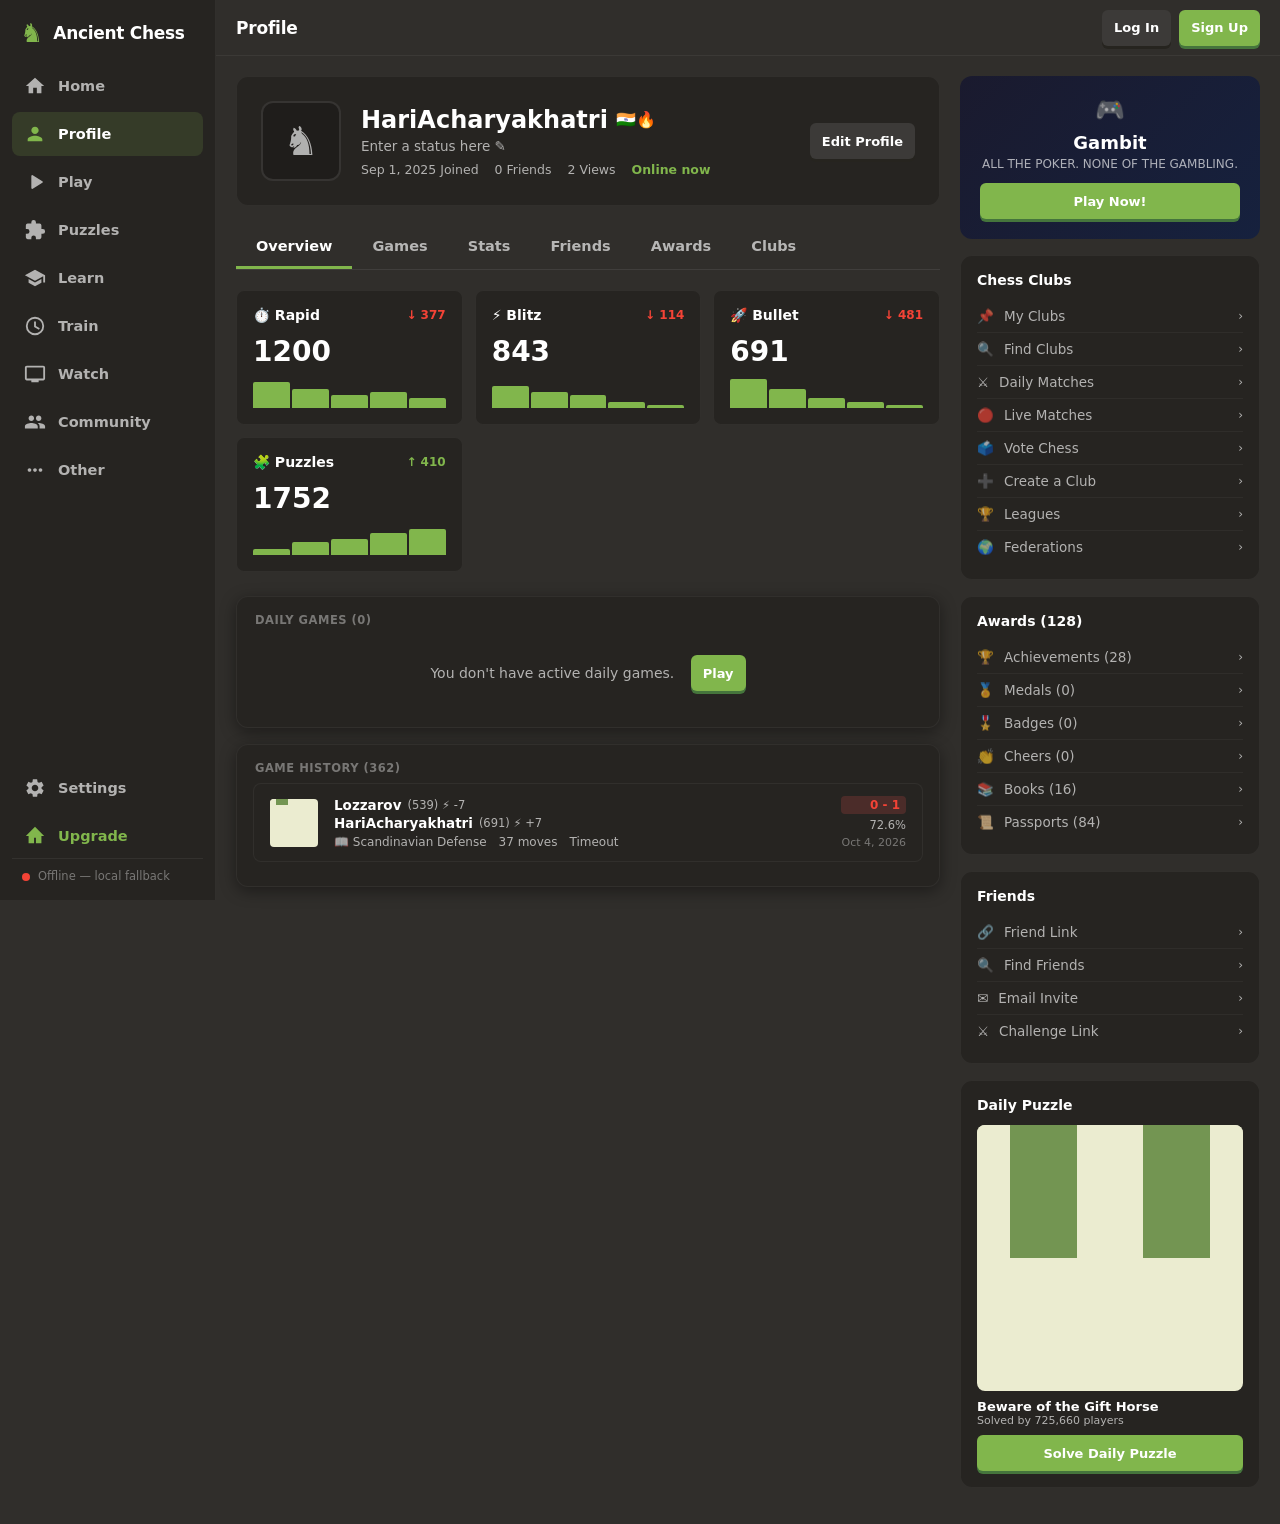
<file: index.html>
<!DOCTYPE html>
<html lang="en">
<head>
  <meta charset="UTF-8">
  <meta http-equiv="refresh" content="0; url=chaturanga_multifile/index.html">
  <title>Ancient Chess</title>
  <script>
    window.location.replace("chaturanga_multifile/index.html");
  </script>
</head>
<body style="background:#302e2b;color:#fff;font-family:sans-serif;display:flex;align-items:center;justify-content:center;height:100vh;margin:0;">
  <p>Loading <a href="chaturanga_multifile/index.html" style="color:#81b64c;">Ancient Chess</a>…</p>
</body>
</html>
</file>
<file: chaturanga_multifile/css/tokens.css>
/* ══════════════════════════════════════════════════════════
   DESIGN TOKENS — Ancient Chess Dark Mode Theme
   ══════════════════════════════════════════════════════════ */
:root {
  /* Ancient Chess Brand Core Colors */
  --bg: #302e2b;
  --bg-panel: #262421;
  --bg-elev: #2b2926;
  --bg-sunken: #1f1d1b;

  /* Typography Colors */
  --text: rgba(255, 255, 255, 0.88);
  --text-dim: rgba(255, 255, 255, 0.65);
  --text-faint: rgba(255, 255, 255, 0.38);

  /* Authentic Green Spectrum */
  --color-green-100: #D8FA9D;
  --color-green-200: #B2E068;
  --color-green-300: #81B64C;
  --color-green-400: #5D9948;
  --color-green-500: #45753C;

  /* Primary Brand Mapping */
  --green: #81b64c;
  --green-hi: #94c85c;
  --green-dark: #45753c;

  /* Buttons */
  --btn-bg: #3c3a38;
  --btn-hover: #4a4846;
  --btn-edge: #26241f;

  /* Accents & Status */
  --blue: #3b82f6;
  --blue-dark: #1e3a8a;
  --danger: #e04b4b;
  --danger-dark: #a63232;

  /* Geometry & Elevation */
  --radius: 8px;
  --radius-sm: 6px;
  --radius-lg: 12px;
  --shadow: 0 4px 16px rgba(0, 0, 0, 0.4);
  --shadow-lg: 0 18px 50px rgba(0, 0, 0, 0.55);

  /* Typography */
  --font: -apple-system, BlinkMacSystemFont, "Segoe UI", system-ui, Helvetica, Arial, sans-serif;
  --mono: "JetBrains Mono", "SF Mono", "Cascadia Code", ui-monospace, Menlo, Consolas, monospace;

  /* Layout Measurements */
  --sidebar-w: 216px;
  --topbar-h: 56px;
  --tabbar-h: 58px;

  /* Authentic Board Palette */
  --board-light: #ebecd0;
  --board-dark: #739552;

  /* Highlight & Arrow Markers */
  --color-board-arrow-green: rgba(159, 207, 63, 0.64);
  --color-board-arrow-blue: rgba(72, 193, 249, 0.64);
  --color-board-arrow-orange: rgba(255, 170, 0, 0.64);
  --color-board-arrow-red: rgba(248, 85, 63, 0.64);
  --color-board-square-yellow: rgba(255, 255, 0, 0.5);
  --color-board-square-hint: rgba(13, 170, 165, 0.5);
}
</file>
<file: chaturanga_multifile/css/base.css>
/* ══════════════════════════════════════════════════════════
   BASE & RESET — Ancient Chess App
   ══════════════════════════════════════════════════════════ */
*, *::before, *::after { margin: 0; padding: 0; box-sizing: border-box; }

html, body { height: 100%; }
body {
  font-family: var(--font);
  background: var(--bg);
  color: var(--text);
  -webkit-user-select: none;
  user-select: none;
  -webkit-tap-highlight-color: transparent;
  overflow-x: hidden;
}

:focus-visible {
  outline: 2px solid var(--green);
  outline-offset: 2px;
  border-radius: 4px;
}

/* Animations */
@keyframes fadeIn { from { opacity: 0; transform: translateY(6px); } to { opacity: 1; transform: none; } }
@keyframes spin { to { transform: rotate(360deg); } }
@keyframes pulseTimer { 0%, 100% { opacity: 1; } 50% { opacity: .55; } }
@keyframes toastIn { from { opacity: 0; transform: translateX(-50%) translateY(16px); } to { opacity: 1; transform: translateX(-50%) translateY(0); } }
@keyframes toastOut { from { opacity: 1; } to { opacity: 0; transform: translateX(-50%) translateY(-16px); } }

/* Common inputs */
input[type="text"], input[type="password"] {
  width: 100%;
  height: 46px;
  padding: 0 14px;
  border-radius: var(--radius-sm);
  border: 1px solid rgba(255,255,255,.1);
  background: var(--bg-sunken);
  color: #fff;
  font-family: inherit;
  font-size: 15px;
  outline: none;
}
input[type="text"]:focus, input[type="password"]:focus { border-color: var(--green); }

/* Utility */
.flex-row { display: flex; gap: 8px; flex-wrap: wrap; justify-content: center; }
.mt-8 { margin-top: 8px; }
.mt-12 { margin-top: 12px; }
.w-full { width: 100%; }
.mono { font-family: var(--mono); font-size: 22px; font-weight: 700; color: #fff; }

/* Reduced motion */
@media (prefers-reduced-motion: reduce) {
  *, *::before, *::after {
    animation-duration: .001ms !important;
    animation-iteration-count: 1 !important;
    transition-duration: .001ms !important;
  }
}
</file>
<file: chaturanga_multifile/css/layout.css>
/* ══════════════════════════════════════════════════════════
   LAYOUT — App Shell, Sidebar, Topbar, Screens
   ══════════════════════════════════════════════════════════ */
#app { display: flex; min-height: 100vh; width: 100%; }

/* ── SIDEBAR ── */
.sidebar {
  flex: 0 0 var(--sidebar-w);
  width: var(--sidebar-w);
  background: var(--bg-panel);
  border-right: 1px solid rgba(255,255,255,.05);
  display: flex;
  flex-direction: column;
  padding: 16px 12px 12px;
  position: sticky;
  top: 0;
  height: 100vh;
  z-index: 40;
}

.brand { display: flex; align-items: center; gap: 10px; padding: 4px 8px 18px; }
.brand-mark { font-size: 26px; line-height: 1; color: var(--green); }
.brand-name { font-size: 17px; font-weight: 800; letter-spacing: -.3px; color: #fff; }

.nav { display: flex; flex-direction: column; gap: 4px; flex: 1; }
.nav-item {
  display: flex; align-items: center; gap: 12px; width: 100%;
  padding: 11px 12px; min-height: 44px;
  background: transparent; border: none; border-radius: var(--radius);
  color: var(--text-dim); font-family: inherit; font-size: 14.5px; font-weight: 600;
  cursor: pointer; text-align: left;
  transition: background .12s, color .12s;
  position: relative;
}
.nav-item:hover { background: rgba(255,255,255,.06); color: #fff; }
.nav-item.active { background: rgba(129,182,76,.16); color: #fff; }
.nav-item.active svg { color: var(--green); }
.nav-item svg { flex: 0 0 22px; color: currentColor; }

/* Dropdown */
.nav-item-wrapper { position: relative; width: 100%; }
.nav-dropdown {
  position: absolute; left: 100%; top: 0; min-width: 220px;
  background: var(--bg-elev); border: 1px solid rgba(255,255,255,.09);
  border-radius: var(--radius); box-shadow: var(--shadow-lg); padding: 6px;
  z-index: 60; display: none; margin-left: 8px;
}
.nav-item-wrapper:hover .nav-dropdown { display: block; }
.nav-dropdown-item {
  display: flex; align-items: center; gap: 10px; width: 100%;
  padding: 10px 12px; min-height: 44px; background: none; border: none;
  border-radius: var(--radius-sm); color: var(--text); font-family: inherit;
  font-size: 14px; font-weight: 600; text-align: left; cursor: pointer;
  transition: background .12s, color .12s;
}
.nav-dropdown-item:hover { background: rgba(255,255,255,.07); color: #fff; }

.sidebar-footer {
  display: flex; align-items: center; gap: 8px;
  padding: 10px 10px 4px; font-size: 11.5px; color: var(--text-faint);
  border-top: 1px solid rgba(255,255,255,.06); line-height: 1.3;
}
.status-dot { width: 8px; height: 8px; border-radius: 50%; background: #f44336; flex: 0 0 8px; }
.status-dot.online { background: var(--green); box-shadow: 0 0 6px var(--green); }

/* ── MAIN AREA ── */
.main-area { flex: 1; min-width: 0; display: flex; flex-direction: column; }

.topbar {
  height: var(--topbar-h); flex: 0 0 var(--topbar-h);
  display: flex; align-items: center; justify-content: space-between; gap: 12px;
  padding: 0 20px; border-bottom: 1px solid rgba(255,255,255,.05);
  background: var(--bg); position: sticky; top: 0; z-index: 35;
}
.topbar-title { font-size: 17px; font-weight: 700; color: #fff; letter-spacing: -.2px; }
.topbar-right { display: flex; align-items: center; gap: 8px; position: relative; }

.screens { flex: 1; padding: 20px; min-width: 0; }
.screen { display: none; }
.screen.active { display: block; animation: fadeIn .2s ease; }

/* ── MOBILE TABBAR ── */
.tabbar {
  display: none;
  position: fixed; bottom: 0; left: 0; right: 0;
  height: calc(var(--tabbar-h) + env(safe-area-inset-bottom, 0px));
  padding-bottom: env(safe-area-inset-bottom, 0px);
  background: var(--bg-panel); border-top: 1px solid rgba(255,255,255,.07); z-index: 50;
}
.tab-item {
  flex: 1; display: flex; flex-direction: column; align-items: center; justify-content: center; gap: 2px;
  background: none; border: none; color: var(--text-faint);
  font-family: inherit; font-size: 10.5px; font-weight: 600; cursor: pointer; min-height: 44px;
}
.tab-item.active { color: var(--green); }
.tab-item svg { width: 22px; height: 22px; }

/* ── RESPONSIVE ── */
@media (max-width: 1099px) { .screens { padding: 16px; } .play-layout { gap: 18px; } }
@media (max-width: 860px) { .preview-col { display: none; } .play-card { max-width: 520px; flex: 1 1 100%; } }
@media (max-width: 699px) {
  .sidebar { display: none; }
  .tabbar { display: flex; }
  .screens { padding: 12px; padding-bottom: calc(var(--tabbar-h) + env(safe-area-inset-bottom,0px) + 12px); }
  .topbar { padding: 0 14px; }
  .play-layout { gap: 0; }
  .play-card { padding: 14px; border-radius: var(--radius); }
  .bot-grid { grid-template-columns: repeat(auto-fill,minmax(130px,1fr)); }
  .overlay-content { padding: 20px; border-radius: var(--radius); }
  .game-layout { gap: 12px; }
  .sidebar-column { max-width: 100%; min-height: 0; }
  .btn { font-size: 14px; }
  .banner { font-size: 12.5px; padding: 8px 10px; }
  .player-timer { font-size: 17px; min-width: 68px; }
  .home-layout { grid-template-columns: 1fr; }
  .profile-layout { grid-template-columns: 1fr; }
}
</file>
<file: chaturanga_multifile/css/components.css>
/* ══════════════════════════════════════════════════════════
   COMPONENTS — Buttons, Cards, Overlays, Toast, etc.
   ══════════════════════════════════════════════════════════ */

/* ── BUTTONS ── */
.btn {
  display: inline-flex; align-items: center; justify-content: center; gap: 8px;
  padding: 10px 18px; min-height: 44px;
  border: none; border-radius: var(--radius);
  background: var(--btn-bg); color: #fff;
  font-family: inherit; font-size: 14.5px; font-weight: 700;
  cursor: pointer; white-space: nowrap;
  transition: background .12s, transform .06s, box-shadow .06s;
}
.btn:hover { background: var(--btn-hover); }
.btn:active { transform: translateY(1px); }
.btn:disabled { opacity: .4; cursor: not-allowed; }

.btn.primary { background: var(--green); color: #fff; box-shadow: 0 3px 0 var(--green-dark); }
.btn.primary:hover { background: var(--green-hi); }
.btn.primary:active { box-shadow: 0 1px 0 var(--green-dark); transform: translateY(2px); }

.btn.danger { background: var(--danger); box-shadow: 0 3px 0 var(--danger-dark); }
.btn.danger:hover { background: #ef5f5f; }

.btn.secondary { background: var(--btn-bg); box-shadow: 0 3px 0 var(--btn-edge); }
.btn.secondary:hover { background: var(--btn-hover); }
.btn.secondary:active { box-shadow: 0 1px 0 var(--btn-edge); transform: translateY(2px); }

.btn.ghost { background: transparent; color: var(--text-dim); }
.btn.ghost:hover { background: rgba(255,255,255,.07); color: #fff; }

.btn.small { padding: 6px 12px; font-size: 13px; min-height: 36px; border-radius: var(--radius-sm); }
.btn.big { width: 100%; padding: 16px; font-size: 17px; font-weight: 800; letter-spacing: .3px; }
.btn.w-full { width: 100%; }
.btn.icon-only { padding: 0; width: 40px; height: 40px; min-height: 40px; background: transparent; color: var(--text-dim); box-shadow: none; }
.btn.icon-only:hover { background: rgba(255,255,255,.08); color: #fff; }
.btn svg { flex: 0 0 auto; }

/* ── CARDS ── */
.card {
  background: var(--bg-panel);
  border: 1px solid rgba(255,255,255,.05);
  border-radius: var(--radius-lg);
  padding: 18px;
  box-shadow: var(--shadow);
}
.card + .card { margin-top: 12px; }

.feature-card {
  background: var(--bg-panel); border-radius: var(--radius-lg);
  overflow: hidden; box-shadow: var(--shadow); cursor: pointer;
  transition: transform .15s ease, box-shadow .15s ease;
  border: 1px solid rgba(255,255,255,.05);
  display: flex; flex-direction: column;
}
.feature-card:hover { transform: translateY(-4px); box-shadow: var(--shadow-lg); }
.feature-card .card-top {
  height: 90px; display: flex; align-items: center; justify-content: center;
  font-size: 42px; background: var(--bg-elev);
  border-bottom: 1px solid rgba(255,255,255,.05);
}
.feature-card .card-bottom { padding: 16px; flex: 1; display: flex; flex-direction: column; gap: 4px; }
.feature-card .card-bottom h4 { font-size: 15px; font-weight: 800; color: #fff; margin: 0; }
.feature-card .card-bottom p { font-size: 12.5px; color: var(--text-dim); line-height: 1.4; margin: 0; }

.card-grid { display: grid; grid-template-columns: repeat(auto-fill, minmax(220px, 1fr)); gap: 16px; max-width: 1100px; margin: 0 auto; }

/* ── OVERLAYS / MODALS ── */
.overlay {
  position: fixed; inset: 0; z-index: 100;
  background: rgba(0,0,0,.78); backdrop-filter: blur(4px);
  display: flex; align-items: center; justify-content: center;
  padding: 16px; animation: fadeIn .18s ease;
}
.overlay[hidden] { display: none; }
.overlay-content {
  background: var(--bg-panel); border: 1px solid rgba(255,255,255,.08);
  border-radius: var(--radius-lg); padding: 26px; max-width: 480px; width: 100%;
  max-height: 86vh; overflow-y: auto; box-shadow: var(--shadow-lg);
}
.overlay-content h3 { margin-bottom: 14px; text-align: center; font-size: 20px; color: #fff; }

.search-spinner {
  width: 44px; height: 44px; margin: 4px auto 16px;
  border-radius: 50%; border: 4px solid rgba(255,255,255,.12);
  border-top-color: var(--green); animation: spin .8s linear infinite;
}
.spinner-sm {
  width: 14px; height: 14px; border-radius: 50%;
  border: 2px solid rgba(255,255,255,.2);
  border-top-color: var(--green); animation: spin .7s linear infinite; flex: 0 0 14px;
}

/* ── TOAST ── */
.toast {
  position: fixed; bottom: 28px; left: 50%; transform: translateX(-50%);
  background: #fff; color: #222; padding: 12px 26px; border-radius: 30px;
  font-weight: 700; font-size: 14.5px; z-index: 200; pointer-events: none;
  box-shadow: 0 6px 24px rgba(0,0,0,.35); display: none;
  max-width: 90vw; text-align: center;
}

/* ── PAGE ── */
.page { max-width: 640px; margin: 0 auto; display: flex; flex-direction: column; gap: 16px; }
.page h2 { font-size: 22px; color: #fff; text-align: center; font-weight: 800; }
.page .subtitle { font-size: 14px; color: var(--text-dim); text-align: center; }

/* ── FIELD LABEL ── */
.field-label {
  font-size: 11.5px; font-weight: 700; letter-spacing: .5px;
  text-transform: uppercase; color: var(--text-faint); margin: 0 0 8px 2px;
}
.hint-text { font-size: 12.5px; color: var(--text-faint); line-height: 1.5; }

/* ── SIDEBAR WIDGET (profile sidebar) ── */
.sidebar-widget {
  background: var(--bg-panel); border-radius: var(--radius-lg);
  padding: 16px; border: 1px solid rgba(255,255,255,.05); margin-bottom: 16px;
}
.sidebar-widget h4 { font-size: 14px; color: #fff; margin-bottom: 12px; font-weight: 700; }
.sidebar-list-item {
  display: flex; align-items: center; gap: 10px; padding: 8px 0;
  font-size: 13.5px; color: var(--text-dim); cursor: pointer;
  border-bottom: 1px solid rgba(255,255,255,.04);
}
.sidebar-list-item:last-child { border-bottom: none; }
.sidebar-list-item:hover { color: #fff; }
.sidebar-list-item .chevron { margin-left: auto; font-size: 12px; }

/* ── PROMO GRID ── */
.promo-grid { display: flex; gap: 10px; justify-content: center; margin-top: 16px; flex-wrap: wrap; }
.promo-btn {
  font-size: 38px; padding: 8px 16px;
  background: var(--btn-bg); border: 2px solid transparent;
  border-radius: var(--radius); cursor: pointer; color: #fff;
  min-width: 64px; min-height: 64px;
}
.promo-btn:hover { background: var(--btn-hover); border-color: var(--green); }

/* ── EMPTY STATE ── */
.empty-state {
  display: flex; flex-direction: column; align-items: center; justify-content: center;
  padding: 60px 20px; background: var(--bg-panel); border-radius: var(--radius-lg);
  border: 1px solid rgba(255,255,255,.05); text-align: center;
}
.empty-state .icon { font-size: 64px; margin-bottom: 16px; color: var(--text-faint); }
.empty-state p { font-size: 15px; color: var(--text-dim); margin-bottom: 16px; }
</file>
<file: chaturanga_multifile/css/play.css>
/* ══════════════════════════════════════════════════════════
   PLAY HUB — Time controls, Bot grid, Mode tabs
   ══════════════════════════════════════════════════════════ */

.play-layout { display: flex; gap: 26px; align-items: flex-start; justify-content: center; flex-wrap: wrap; max-width: 1080px; margin: 0 auto; }
.preview-col { flex: 1 1 320px; max-width: 500px; display: flex; justify-content: center; align-items: flex-start; min-width: 0; }
.preview-canvas { display: block; border-radius: var(--radius); box-shadow: var(--shadow); pointer-events: none; max-width: 100%; }
.play-card {
  flex: 1 1 380px; max-width: 430px; width: 100%;
  background: var(--bg-panel); border: 1px solid rgba(255,255,255,.05);
  border-radius: var(--radius-lg); padding: 18px; box-shadow: var(--shadow);
}

.variant-switch { display: flex; gap: 4px; background: var(--bg-sunken); border-radius: var(--radius); padding: 4px; }
.variant-btn {
  flex: 1; padding: 11px 8px; min-height: 44px;
  border: none; border-radius: var(--radius-sm); background: transparent;
  color: var(--text-dim); font-family: inherit; font-size: 13.5px; font-weight: 700;
  cursor: pointer; transition: background .12s, color .12s;
}
.variant-btn:hover { color: #fff; }
.variant-btn.active { background: #413f3c; color: #fff; }

.mode-tabs { display: flex; border-bottom: 1px solid rgba(255,255,255,.08); margin: 16px 0 18px; }
.mode-tab {
  flex: 1; padding: 12px 4px; min-height: 44px; background: none; border: none;
  border-bottom: 3px solid transparent; color: var(--text-dim);
  font-family: inherit; font-size: 14px; font-weight: 700; cursor: pointer;
  transition: color .12s, border-color .12s;
}
.mode-tab:hover { color: #fff; }
.mode-tab.active { color: #fff; border-bottom-color: var(--green); }

.panel-section { display: none; }
.panel-section.active { display: block; animation: fadeIn .18s ease; }

/* Time control dropdown */
.tc-wrap { position: relative; margin-bottom: 14px; }
.tc-button {
  width: 100%; height: 56px; display: flex; align-items: center; justify-content: space-between;
  padding: 0 18px; background: var(--btn-bg); border: none; border-radius: var(--radius);
  color: #fff; font-family: inherit; font-size: 16px; font-weight: 700; cursor: pointer;
}
.tc-button:hover { background: var(--btn-hover); }
.tc-button svg { transition: transform .15s; color: var(--text-dim); }
.tc-button[aria-expanded="true"] svg { transform: rotate(180deg); }

.tc-dropdown {
  position: absolute; top: calc(100% + 6px); left: 0; right: 0; z-index: 30;
  background: var(--bg-elev); border: 1px solid rgba(255,255,255,.09);
  border-radius: var(--radius); box-shadow: var(--shadow-lg); padding: 10px;
  max-height: min(62vh, 460px); overflow-y: auto;
}
.tc-group-title { font-size: 11px; font-weight: 800; letter-spacing: .7px; text-transform: uppercase; color: var(--text-faint); margin: 10px 4px 7px; }
.tc-group-title:first-child { margin-top: 2px; }
.tc-chips { display: grid; grid-template-columns: repeat(3, 1fr); gap: 6px; }
.tc-chip {
  padding: 12px 4px; min-height: 46px; background: rgba(0,0,0,.28);
  border: 1px solid transparent; border-radius: var(--radius-sm);
  color: var(--text); font-family: inherit; font-size: 13.5px; font-weight: 700;
  cursor: pointer; transition: background .12s, border-color .12s;
}
.tc-chip:hover { background: rgba(255,255,255,.08); }
.tc-chip.active { background: rgba(129,182,76,.18); border-color: var(--green); color: #fff; }
.tc-custom { display: grid; grid-template-columns: 1fr 1fr auto; gap: 6px; align-items: end; margin-top: 6px; }
.tc-custom label { display: flex; flex-direction: column; gap: 4px; font-size: 11px; color: var(--text-faint); font-weight: 700; letter-spacing: .4px; }
.tc-custom input { width: 100%; height: 42px; padding: 0 10px; background: rgba(0,0,0,.3); border: 1px solid rgba(255,255,255,.1); border-radius: var(--radius-sm); color: #fff; font-family: inherit; font-size: 14px; outline: none; }
.tc-custom input:focus { border-color: var(--green); }

/* Bot grid */
.bot-grid { display: grid; grid-template-columns: repeat(auto-fill, minmax(140px, 1fr)); gap: 8px; }
.bot-card {
  display: flex; align-items: center; gap: 10px; padding: 10px 12px; min-height: 60px;
  background: rgba(0,0,0,.22); border: 2px solid transparent; border-radius: var(--radius);
  color: var(--text); font-family: inherit; cursor: pointer; text-align: left;
  transition: background .12s, border-color .12s;
}
.bot-card:hover { background: rgba(255,255,255,.07); }
.bot-card.active { border-color: var(--green); background: rgba(129,182,76,.13); }
.bot-card .bot-avatar {
  width: 34px; height: 34px; flex: 0 0 34px; display: flex; align-items: center; justify-content: center;
  background: rgba(255,255,255,.08); border-radius: 8px; color: var(--green);
}
.bot-card .bot-meta { display: flex; flex-direction: column; line-height: 1.2; min-width: 0; }
.bot-card .bot-meta strong { font-size: 13.5px; font-weight: 700; color: #fff; }
.bot-card .bot-meta small { font-size: 11.5px; color: var(--text-dim); }
.bot-setup { margin-top: 16px; display: flex; flex-direction: column; gap: 14px; padding-top: 16px; border-top: 1px solid rgba(255,255,255,.07); }

/* Friend play */
.friend-block { margin-top: 16px; display: flex; flex-direction: column; gap: 10px; }
.friend-panel { display: flex; flex-direction: column; gap: 12px; padding: 14px; background: rgba(0,0,0,.2); border: 1px solid rgba(255,255,255,.06); border-radius: var(--radius); }
.seg { display: flex; gap: 3px; background: rgba(0,0,0,.3); border-radius: var(--radius-sm); padding: 3px; }
.seg > button { flex: 1; padding: 10px 6px; min-height: 42px; background: transparent; border: none; border-radius: 4px; color: var(--text-dim); font-family: inherit; font-size: 13px; font-weight: 700; cursor: pointer; }
.seg > button:hover { color: #fff; }
.seg > button.active { background: #454340; color: #fff; }
.sub-value { font-size: 14px; font-weight: 700; color: #fff; background: rgba(0,0,0,.28); border-radius: var(--radius-sm); padding: 11px 14px; }
.friend-waiting { display: flex; flex-direction: column; gap: 10px; padding: 14px; background: rgba(129,182,76,.09); border: 1px solid rgba(129,182,76,.35); border-radius: var(--radius); }
.room-code-row { display: flex; gap: 8px; align-items: center; }
.room-code-row code { flex: 1; font-family: var(--mono); font-size: 17px; font-weight: 700; letter-spacing: 1.5px; color: #fff; background: rgba(0,0,0,.35); border-radius: var(--radius-sm); padding: 10px 12px; text-align: center; overflow: hidden; text-overflow: ellipsis; }
.waiting-line { display: flex; align-items: center; gap: 8px; font-size: 13px; color: var(--text-dim); }
.join-row { display: flex; gap: 8px; margin-top: 14px; }
.join-row input { flex: 1; min-width: 0; height: 46px; padding: 0 14px; background: var(--bg-sunken); border: 1px solid rgba(255,255,255,.1); border-radius: var(--radius); color: #fff; font-family: inherit; font-size: 14px; outline: none; }
.join-row input:focus { border-color: var(--green); }
.setup-row { display: flex; flex-direction: column; gap: 8px; }
.switch-row { display: flex; align-items: center; gap: 10px; font-size: 13.5px; color: var(--text); font-weight: 600; cursor: pointer; min-height: 44px; }
.switch-row input[type="checkbox"] { width: 18px; height: 18px; flex: 0 0 18px; accent-color: var(--green); cursor: pointer; }
</file>
<file: chaturanga_multifile/css/game.css>
/* ══════════════════════════════════════════════════════════
   GAME SCREEN — Board, Player Bars, Move List, Chat
   ══════════════════════════════════════════════════════════ */

/* ── GAME LAYOUT ── */
.game-layout {
  display: flex; gap: 18px; align-items: flex-start; justify-content: center;
  width: 100%; max-width: 1080px; margin: 0 auto; flex-wrap: wrap;
}
.board-column { display: flex; flex-direction: column; gap: 6px; flex: 0 0 auto; position: relative; min-width: 0; }
.sidebar-column {
  background: var(--bg-panel); border: 1px solid rgba(255,255,255,.05);
  border-radius: var(--radius); padding: 16px;
  display: flex; flex-direction: column; gap: 14px;
  width: 100%; max-width: 330px; flex: 1 1 260px;
  box-shadow: var(--shadow); min-height: 420px;
}

/* ── BANNERS ── */
.banner-stack { display: flex; flex-direction: column; gap: 6px; margin-bottom: 6px; }
.banner {
  display: flex; align-items: center; justify-content: space-between; gap: 10px;
  padding: 10px 14px; border-radius: var(--radius); font-size: 13.5px; font-weight: 600; color: #fff;
  background: rgba(0,0,0,.35); border: 1px solid rgba(255,255,255,.08);
}
.banner[hidden] { display: none; }
.banner-draw, .banner-rematch { background: rgba(129,182,76,.2); border-color: rgba(129,182,76,.4); }
.banner-disconnect { background: rgba(224,75,75,.2); border-color: rgba(224,75,75,.4); }
.banner-info { background: rgba(0,0,0,.35); }
.banner-actions { display: flex; gap: 6px; flex: 0 0 auto; }

/* ── PLAYER BARS ── */
.player-bar {
  display: flex; justify-content: space-between; align-items: center; gap: 8px;
  font-size: 14px; font-weight: 600; color: #fff; padding: 4px 0; min-height: 44px;
}
.player-info-left { display: flex; align-items: center; gap: 8px; flex: 1; min-width: 0; }
.player-avatar {
  width: 34px; height: 34px; flex: 0 0 34px; background: #444; border-radius: 6px;
  display: flex; align-items: center; justify-content: center; font-size: 17px;
}
.player-name { font-size: 13.5px; font-weight: 700; color: #fff; overflow: hidden; text-overflow: ellipsis; white-space: nowrap; }

.player-timer {
  background: rgba(0,0,0,.35); padding: 4px 12px; border-radius: 4px;
  font-family: var(--mono); font-size: 19px; font-weight: 700; color: #fff;
  border: 1px solid rgba(255,255,255,.06); min-width: 78px; text-align: center;
  letter-spacing: .5px; transition: background .15s, border-color .15s, color .15s, opacity .15s;
}
.player-timer.active { background: rgba(129,182,76,.22); border-color: rgba(129,182,76,.5); color: #fff; }
.player-timer.inactive { opacity: .55; }
.player-timer.low { color: #f44336; }
.player-timer.critical { color: #ff6b6b; animation: pulseTimer 1s infinite; }

/* ── BOARD CANVAS ── */
.board-container { flex-shrink: 0; border-radius: 4px; overflow: hidden; box-shadow: var(--shadow); touch-action: none; position: relative; background: #1a1a1a; }
canvas#board { display: block; cursor: pointer; touch-action: none; }

/* ── ACTION ROW ── */
.slim-action-row { display: flex; gap: 2px; flex-wrap: wrap; justify-content: center; }

/* ── EVAL BAR ── */
.eval-bar-wrapper { display: flex; flex-direction: column; align-items: center; gap: 4px; padding: 4px 0; width: 30px; flex: 0 0 30px; }
.eval-label { font-size: 11px; color: var(--text-dim); font-weight: 700; }
.eval-bar-track {
  width: 18px; height: 100%; min-height: 220px; max-height: 420px;
  background: #1a1a1a; border-radius: 12px; overflow: hidden; position: relative;
  border: 1px solid rgba(255,255,255,.06); display: flex; flex-direction: column-reverse;
}
.eval-bar-fill { width: 100%; background: var(--green); transition: height .3s ease; border-radius: 0 0 12px 12px; min-height: 2px; }
.eval-bar-fill.negative { background: #f44336; border-radius: 12px 12px 0 0; }

/* ── MOVE LIST ── */
.move-list-header {
  font-size: 12.5px; color: var(--text-dim); font-weight: 700; padding-bottom: 8px;
  border-bottom: 1px solid rgba(255,255,255,.08);
  display: flex; justify-content: space-between; align-items: center;
}
.move-list-container { max-height: 320px; overflow-y: auto; flex: 1; }
.move-table { display: grid; grid-template-columns: 36px 1fr 1fr; font-size: 14px; font-weight: 500; row-gap: 1px; font-feature-settings: "tnum"; }
.move-table > div { padding: 5px 6px; border-radius: 3px; display: flex; align-items: center; }
.move-table .num { color: var(--text-dim); justify-content: center; font-size: 12px; }
.move-table .move { color: var(--text); cursor: pointer; padding: 5px 8px; }
.move-table .move:hover { background: rgba(255,255,255,.06); }

/* ── CHAT ── */
.chat-container { border-top: 1px solid rgba(255,255,255,.08); padding-top: 10px; margin-top: 4px; display: none; }
.chat-container.active { display: block; }
.chat-messages { max-height: 110px; overflow-y: auto; font-size: 13px; line-height: 1.6; }
.chat-messages .msg { padding: 2px 6px; border-radius: 4px; color: var(--text-dim); }
.chat-messages .msg .user { color: #fff; font-weight: 700; }
.chat-input-row { display: flex; gap: 6px; margin-top: 6px; }
.chat-input-row input {
  flex: 1; min-width: 0; height: 38px; padding: 0 12px; border-radius: var(--radius-sm);
  border: 1px solid rgba(255,255,255,.1); background: rgba(0,0,0,.3); color: #fff;
  font-size: 14px; font-family: inherit; outline: none;
}
.chat-input-row input:focus { border-color: var(--green); }

/* ── GAME OVER ── */
.game-over-reason { text-align: center; color: var(--text-dim); font-size: 14px; margin-bottom: 8px; }
.elo-change { text-align: center; font-size: 22px; font-weight: 800; margin: 6px 0 12px; }
.elo-change.elo-up { color: var(--green); }
.elo-change.elo-down { color: #e04b4b; }
</file>
<file: chaturanga_multifile/css/profile.css>
/* ══════════════════════════════════════════════════════════
   PROFILE PAGE — Stats, Games, Awards, Friends
   ══════════════════════════════════════════════════════════ */

.profile-layout { display: grid; grid-template-columns: 1fr 300px; gap: 20px; max-width: 1200px; margin: 0 auto; }
@media (max-width: 900px) { .profile-layout { grid-template-columns: 1fr; } }

.profile-header-card {
  background: var(--bg-panel); border-radius: var(--radius-lg); padding: 24px;
  display: flex; align-items: center; gap: 20px; border: 1px solid rgba(255,255,255,.05); margin-bottom: 20px; position: relative;
}
.profile-avatar-large {
  width: 80px; height: 80px; background: var(--bg-sunken); border-radius: 12px;
  display: flex; align-items: center; justify-content: center; font-size: 40px;
  color: var(--text-dim); border: 2px solid rgba(255,255,255,.1);
}
.profile-info { flex: 1; }
.profile-info h2 { font-size: 24px; color: #fff; margin-bottom: 4px; display: flex; align-items: center; gap: 8px; }
.profile-info .status-text { font-size: 13.5px; color: var(--text-dim); margin-bottom: 8px; cursor: pointer; }
.profile-info .status-text:hover { color: var(--green); }
.profile-meta-row { font-size: 12.5px; color: var(--text-dim); display: flex; gap: 16px; flex-wrap: wrap; }

.profile-tabs { display: flex; gap: 0; border-bottom: 1px solid rgba(255,255,255,.08); margin-bottom: 20px; overflow-x: auto; }
.profile-tab {
  padding: 12px 20px; background: none; border: none; border-bottom: 3px solid transparent;
  color: var(--text-dim); font-family: inherit; font-size: 14.5px; font-weight: 700;
  cursor: pointer; white-space: nowrap; transition: color .12s, border-color .12s;
}
.profile-tab:hover { color: #fff; }
.profile-tab.active { color: #fff; border-bottom-color: var(--green); }

/* Stat cards */
.stat-cards-grid { display: grid; grid-template-columns: repeat(auto-fit, minmax(180px, 1fr)); gap: 12px; margin-bottom: 24px; }
.stat-card {
  background: var(--bg-panel); border-radius: var(--radius); padding: 16px;
  border: 1px solid rgba(255,255,255,.05); transition: background .12s, transform .12s;
}
.stat-card:hover { background: var(--bg-elev); }
.stat-card .stat-header { display: flex; justify-content: space-between; align-items: center; margin-bottom: 12px; font-size: 14px; font-weight: 700; color: #fff; }
.stat-card .stat-value { font-size: 28px; font-weight: 800; color: #fff; margin-bottom: 4px; }
.stat-card .stat-change { font-size: 12px; font-weight: 700; }
.stat-card .stat-change.up { color: var(--green); }
.stat-card .stat-change.down { color: #f44336; }
.sparkline { height: 32px; width: 100%; display: flex; align-items: flex-end; gap: 2px; margin-top: 8px; }
.sparkline-bar { flex: 1; background: rgba(255,255,255,.1); border-radius: 2px 2px 0 0; transition: height .3s ease; }
.sparkline-bar.active { background: var(--green); }

/* Game list */
.game-list-item {
  display: flex; align-items: center; gap: 16px; padding: 12px 16px;
  background: var(--bg-panel); border-radius: var(--radius);
  border: 1px solid rgba(255,255,255,.05); margin-bottom: 8px;
  transition: background .12s; cursor: pointer;
}
.game-list-item:hover { background: var(--bg-elev); }
.mini-board { width: 48px; height: 48px; background: var(--board-light); border-radius: 4px; display: grid; grid-template-columns: repeat(8,1fr); grid-template-rows: repeat(8,1fr); overflow: hidden; flex: 0 0 48px; }
.mini-board div { width: 100%; height: 100%; }
.game-details { flex: 1; min-width: 0; }
.game-players { display: flex; flex-direction: column; gap: 2px; }
.game-player { font-size: 13.5px; font-weight: 600; color: #fff; display: flex; align-items: center; gap: 6px; }
.game-player span.rating { font-size: 11.5px; color: var(--text-dim); font-weight: 400; }
.game-meta { display: flex; gap: 12px; font-size: 12px; color: var(--text-dim); margin-top: 4px; }
.game-result { text-align: right; display: flex; flex-direction: column; gap: 4px; }
.game-result .res-badge { font-size: 12px; font-weight: 800; padding: 2px 6px; border-radius: 4px; }
.game-result .res-badge.win { background: rgba(129,182,76,.2); color: var(--green); }
.game-result .res-badge.loss { background: rgba(224,75,75,.2); color: #f44336; }
.game-result .res-badge.draw { background: rgba(255,255,255,.1); color: var(--text-dim); }
.game-result .accuracy { font-size: 11.5px; color: var(--text-dim); }
.game-result .date { font-size: 11px; color: var(--text-faint); }

/* Stats table */
.stats-table { background: var(--bg-panel); border-radius: var(--radius-lg); overflow: hidden; border: 1px solid rgba(255,255,255,.05); }
.stats-row { display: grid; grid-template-columns: 120px 80px 1fr 1fr 1fr 1fr; align-items: center; padding: 12px 16px; border-bottom: 1px solid rgba(255,255,255,.06); font-size: 13.5px; }
.stats-row.header { background: var(--bg-sunken); font-weight: 700; color: var(--text-dim); font-size: 12px; text-transform: uppercase; letter-spacing: .5px; }
.stats-row .type-col { font-weight: 700; color: #fff; display: flex; align-items: center; gap: 8px; }
.stats-row .rating-col { font-weight: 700; color: #fff; }
.stats-row .progress-col { display: flex; align-items: center; gap: 8px; }
.progress-bar-bg { flex: 1; height: 6px; background: rgba(255,255,255,.1); border-radius: 3px; overflow: hidden; }
.progress-bar-fill { height: 100%; background: var(--green); border-radius: 3px; }
.progress-bar-fill.red { background: #f44336; }

/* Awards */
.awards-grid { display: grid; grid-template-columns: repeat(auto-fill, minmax(140px, 1fr)); gap: 12px; margin-bottom: 24px; }
.award-card {
  background: var(--bg-panel); border-radius: var(--radius); padding: 16px;
  display: flex; flex-direction: column; align-items: center; text-align: center; gap: 8px;
  border: 1px solid rgba(255,255,255,.05); transition: background .12s, transform .12s;
}
.award-card:hover { background: var(--bg-elev); transform: translateY(-2px); }
.award-icon { width: 64px; height: 64px; border-radius: 12px; display: flex; align-items: center; justify-content: center; font-size: 32px; }
.award-card .award-name { font-size: 13px; font-weight: 700; color: #fff; }
.award-card .award-desc { font-size: 11px; color: var(--text-dim); }

/* Leaderboard */
.lb-row { display: flex; justify-content: space-between; align-items: center; gap: 10px; padding: 11px 14px; border-radius: var(--radius-sm); background: rgba(0,0,0,.25); border: 1px solid rgba(255,255,255,.06); }
.lb-row.you { background: rgba(129,182,76,.16); border-color: var(--green); }
.lb-badge { font-size: 10.5px; background: var(--green); color: #fff; padding: 2px 6px; border-radius: 4px; font-weight: 800; letter-spacing: .4px; }

/* Settings */
.theme-grid { display: flex; flex-wrap: wrap; gap: 8px; }
.theme-btn {
  display: inline-flex; align-items: center; gap: 8px; padding: 10px 14px; min-height: 44px;
  border-radius: var(--radius-sm); border: 2px solid transparent;
  background: var(--btn-bg); color: #fff; font-family: inherit; font-size: 13px; font-weight: 700; cursor: pointer;
}
.theme-btn:hover { border-color: rgba(255,255,255,.2); }
.theme-btn.active { border-color: var(--green); }
.theme-swatch { display: inline-block; width: 18px; height: 18px; border-radius: 4px; }

/* Watch / stream */
.watch-layout { display: grid; grid-template-columns: 1fr 300px; gap: 20px; max-width: 1200px; margin: 0 auto; }
@media (max-width: 900px) { .watch-layout { grid-template-columns: 1fr; } }
.video-player { background: #000; border-radius: var(--radius-lg); aspect-ratio: 16/9; display: flex; align-items: center; justify-content: center; position: relative; overflow: hidden; border: 1px solid rgba(255,255,255,.1); }
.streamer-list { background: var(--bg-panel); border-radius: var(--radius-lg); padding: 16px; border: 1px solid rgba(255,255,255,.05); }
.streamer-item { display: flex; align-items: center; gap: 12px; padding: 10px 0; border-bottom: 1px solid rgba(255,255,255,.06); transition: background .12s; }
.streamer-item:hover { background: rgba(255,255,255,.03); }
.streamer-item:last-child { border-bottom: none; }
.streamer-avatar { width: 40px; height: 40px; border-radius: 50%; background: var(--btn-bg); display: flex; align-items: center; justify-content: center; font-size: 20px; }

/* Learn */
.learn-layout { display: grid; grid-template-columns: 1fr 340px; gap: 20px; max-width: 1100px; margin: 0 auto; }
@media (max-width: 900px) { .learn-layout { grid-template-columns: 1fr; } }
.lesson-path { display: flex; flex-direction: column; align-items: center; gap: 16px; padding: 20px 0; }
.lesson-node { width: 70px; height: 70px; border-radius: 50%; background: var(--btn-bg); border: 3px solid rgba(255,255,255,.1); display: flex; align-items: center; justify-content: center; font-size: 28px; cursor: pointer; transition: border-color .2s, transform .2s; position: relative; }
.lesson-node:hover { border-color: var(--green); transform: scale(1.05); }
.lesson-node.active { border-color: var(--green); background: rgba(129,182,76,.2); }
.lesson-node.completed { background: var(--green); border-color: var(--green); }
.lesson-connector { width: 4px; height: 20px; background: rgba(255,255,255,.1); }
.lesson-connector.active { background: var(--green); }

/* Home layout */
.home-layout { display: grid; grid-template-columns: 300px 1fr 300px; gap: 20px; max-width: 1200px; margin: 0 auto; }
@media (max-width: 1024px) { .home-layout { grid-template-columns: 1fr 1fr; } .home-layout .right-col { grid-column: span 2; } }
@media (max-width: 768px) { .home-layout { grid-template-columns: 1fr; } .home-layout .right-col { grid-column: span 1; } }
</file>
